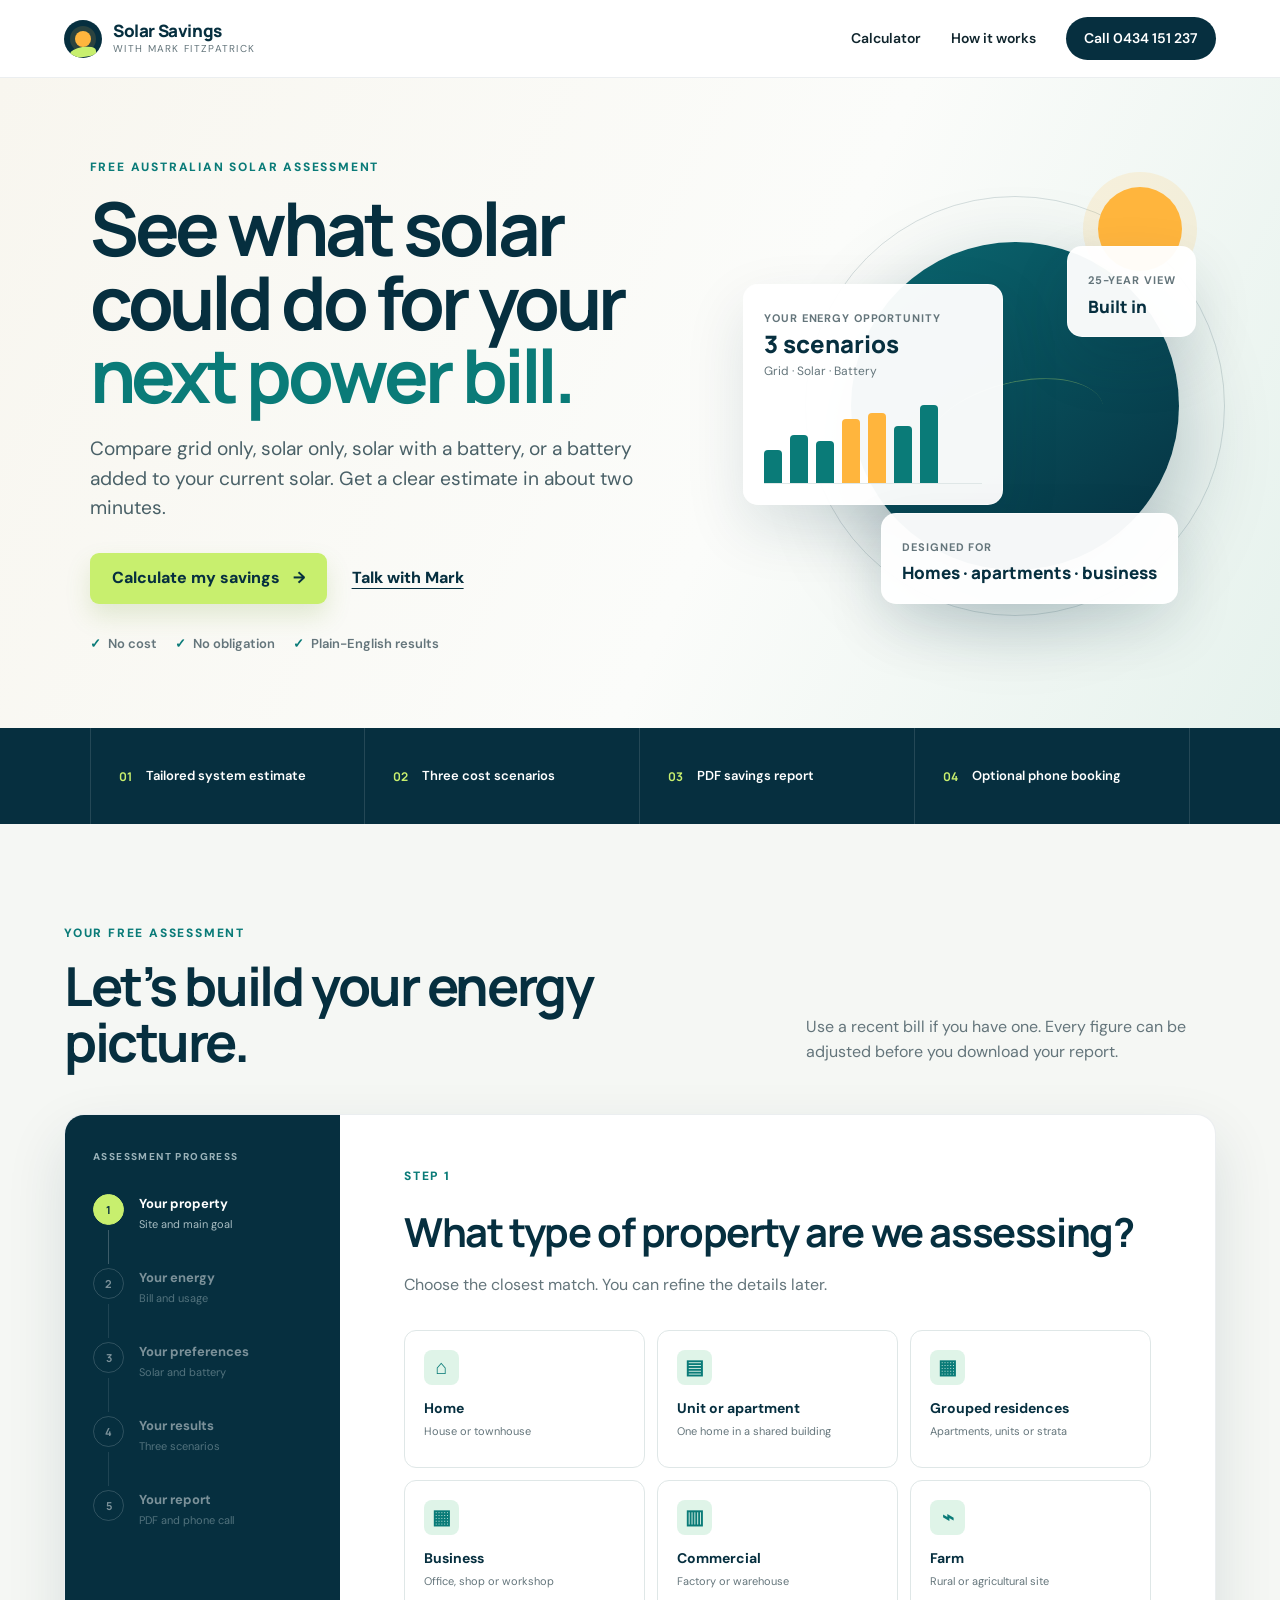
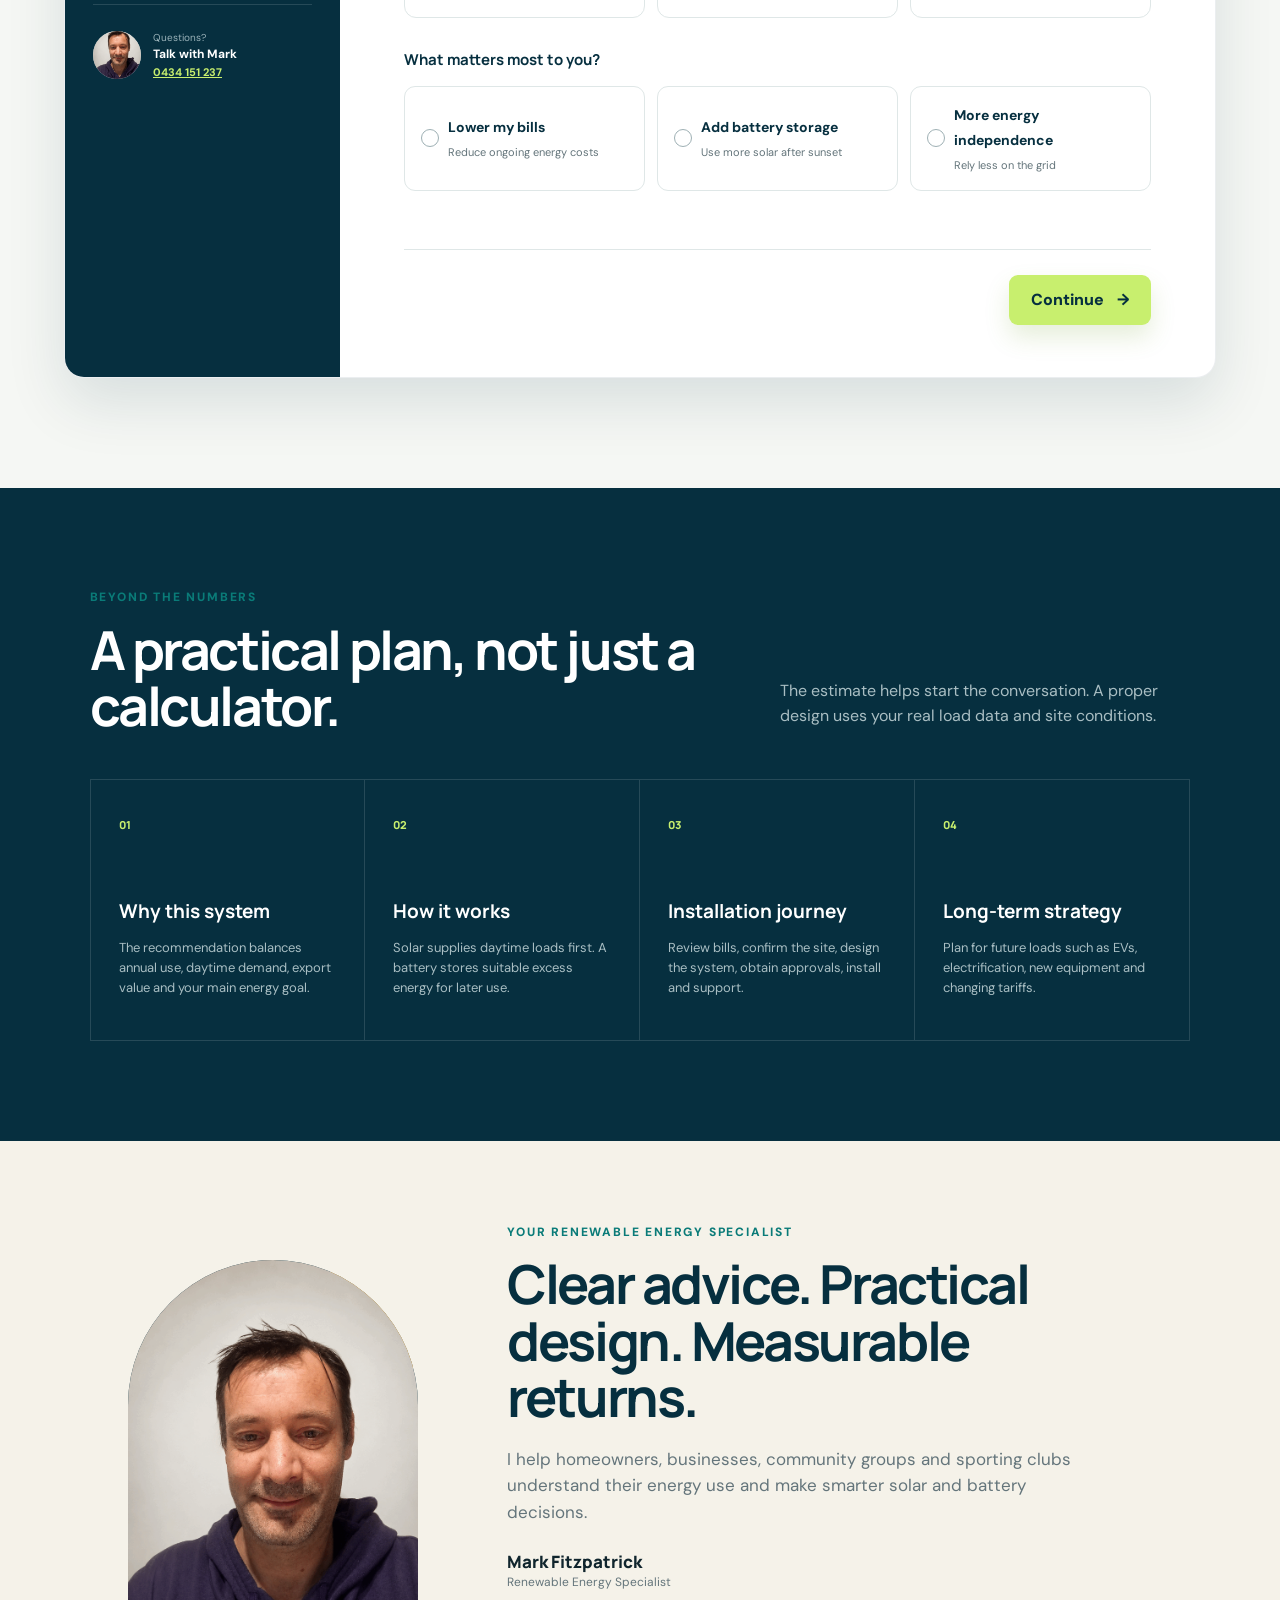
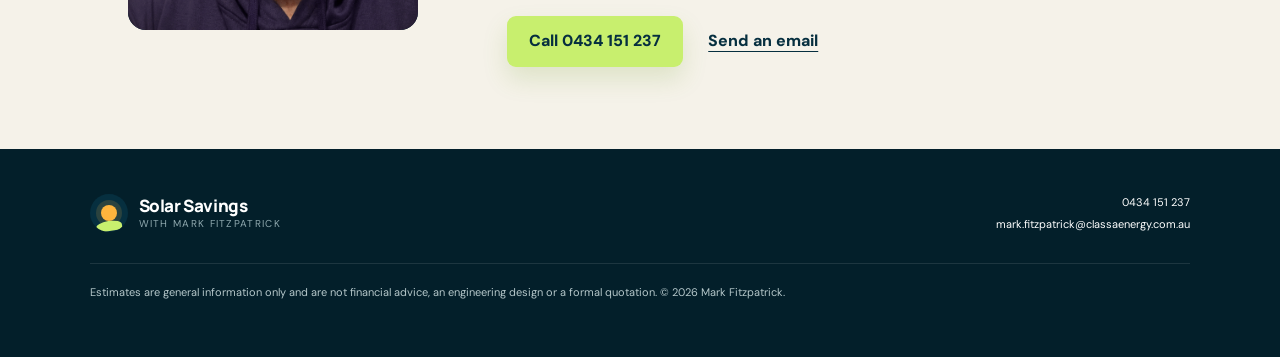
<file: index.html>
<!doctype html>
<html lang="en-AU">
<head>
  <meta charset="utf-8">
  <meta name="viewport" content="width=device-width, initial-scale=1">
  <meta name="description" content="Estimate solar and battery savings for an Australian home, business, commercial property or farm.">
  <meta name="theme-color" content="#062f3f">
  <title>Solar Savings Calculator | Mark Fitzpatrick</title>
  <link rel="stylesheet" href="style.css">
  <script defer src="vendor/chart.umd.min.js"></script>
  <script defer src="vendor/jspdf.umd.min.js"></script>
  <script defer src="app.js"></script>
</head>
<body>
  <header class="site-header">
    <a class="brand" href="#top" aria-label="Solar Savings Calculator home">
      <span class="brand-mark" aria-hidden="true"><span></span></span>
      <span><strong>Solar Savings</strong><small>with Mark Fitzpatrick</small></span>
    </a>
    <nav aria-label="Main navigation">
      <a href="#calculator">Calculator</a>
      <a href="#how-it-works">How it works</a>
      <a class="header-call" href="tel:0434151237">Call 0434 151 237</a>
    </nav>
  </header>

  <main id="top">
    <section class="hero">
      <div class="hero-copy">
        <p class="eyebrow">Free Australian solar assessment</p>
        <h1>See what solar could do for your <em>next power bill.</em></h1>
        <p class="hero-lead">Compare grid only, solar only, solar with a battery, or a battery added to your current solar. Get a clear estimate in about two minutes.</p>
        <div class="hero-actions">
          <a class="button button-primary" href="#calculator">Calculate my savings <span aria-hidden="true">→</span></a>
          <a class="text-link" href="tel:0434151237">Talk with Mark</a>
        </div>
        <ul class="trust-list" aria-label="Calculator benefits">
          <li>No cost</li><li>No obligation</li><li>Plain-English results</li>
        </ul>
      </div>
      <div class="hero-visual" aria-label="Example annual energy savings">
        <div class="sun-orbit"><span></span></div>
        <div class="hero-card hero-card-main">
          <span class="card-label">Your energy opportunity</span>
          <strong>3 scenarios</strong>
          <p>Grid · Solar · Battery</p>
          <div class="mini-bars"><i></i><i></i><i></i><i></i><i></i><i></i><i></i></div>
        </div>
        <div class="hero-card hero-card-small"><span>25-year view</span><strong>Built in</strong></div>
          <div class="hero-card hero-card-saving"><span>Designed for</span><strong>Homes · apartments · business</strong></div>
      </div>
    </section>

    <section class="proof-strip" aria-label="Assessment features">
      <div><strong>01</strong><span>Tailored system estimate</span></div>
      <div><strong>02</strong><span>Three cost scenarios</span></div>
      <div><strong>03</strong><span>PDF savings report</span></div>
      <div><strong>04</strong><span>Optional phone booking</span></div>
    </section>

    <section class="calculator-section" id="calculator">
      <div class="section-heading">
        <div><p class="eyebrow">Your free assessment</p><h2>Let’s build your energy picture.</h2></div>
        <p>Use a recent bill if you have one. Every figure can be adjusted before you download your report.</p>
      </div>

      <div class="calculator-shell">
        <aside class="steps-panel">
          <p class="steps-kicker">Assessment progress</p>
          <ol id="stepIndicator">
            <li class="active" data-step="1"><span>1</span><div><strong>Your property</strong><small>Site and main goal</small></div></li>
            <li data-step="2"><span>2</span><div><strong>Your energy</strong><small>Bill and usage</small></div></li>
            <li data-step="3"><span>3</span><div><strong>Your preferences</strong><small>Solar and battery</small></div></li>
            <li data-step="4"><span>4</span><div><strong>Your results</strong><small>Three scenarios</small></div></li>
            <li data-step="5"><span>5</span><div><strong>Your report</strong><small>PDF and phone call</small></div></li>
          </ol>
          <div class="advisor-mini">
            <img src="mark-photo.png" alt="Mark Fitzpatrick">
            <div><span>Questions?</span><strong>Talk with Mark</strong><a href="tel:0434151237">0434 151 237</a></div>
          </div>
        </aside>

        <div class="wizard-panel">
          <div class="mobile-progress"><span id="mobileStep">Step 1 of 5</span><div><i id="progressBar"></i></div></div>

          <form id="calculatorForm" novalidate>
            <section class="wizard-step active" data-step="1">
              <p class="step-label">Step 1</p>
              <h3>What type of property are we assessing?</h3>
              <p class="step-intro">Choose the closest match. You can refine the details later.</p>
              <div class="option-grid property-grid" role="radiogroup" aria-label="Property type">
                <label class="choice-card"><input type="radio" name="property" value="home"><span class="choice-icon">⌂</span><strong>Home</strong><small>House or townhouse</small></label>
                <label class="choice-card"><input type="radio" name="property" value="apartment"><span class="choice-icon">▤</span><strong>Unit or apartment</strong><small>One home in a shared building</small></label>
                <label class="choice-card"><input type="radio" name="property" value="grouped"><span class="choice-icon">▦</span><strong>Grouped residences</strong><small>Apartments, units or strata</small></label>
                <label class="choice-card"><input type="radio" name="property" value="business"><span class="choice-icon">▦</span><strong>Business</strong><small>Office, shop or workshop</small></label>
                <label class="choice-card"><input type="radio" name="property" value="commercial"><span class="choice-icon">▥</span><strong>Commercial</strong><small>Factory or warehouse</small></label>
                <label class="choice-card"><input type="radio" name="property" value="farm"><span class="choice-icon">⌁</span><strong>Farm</strong><small>Rural or agricultural site</small></label>
              </div>
              <h4>What matters most to you?</h4>
              <div class="option-grid goal-grid" role="radiogroup" aria-label="Main energy goal">
                <label class="choice-line"><input type="radio" name="goal" value="bills"><span><strong>Lower my bills</strong><small>Reduce ongoing energy costs</small></span></label>
                <label class="choice-line"><input type="radio" name="goal" value="battery"><span><strong>Add battery storage</strong><small>Use more solar after sunset</small></span></label>
                <label class="choice-line"><input type="radio" name="goal" value="independence"><span><strong>More energy independence</strong><small>Rely less on the grid</small></span></label>
              </div>
              <p class="form-error" id="step1Error" role="alert"></p>
              <div class="wizard-actions end"><button class="button button-primary" type="button" data-next="2">Continue <span>→</span></button></div>
            </section>

            <section class="wizard-step" data-step="2">
              <p class="step-label">Step 2</p>
              <h3>Tell us about your electricity use.</h3>
              <p class="step-intro">An estimate is fine. A current bill will give the most useful result.</p>
              <div class="field-grid">
                <label class="field"><span>Electricity bill</span><div class="money-input"><b>$</b><input id="billAmount" type="number" inputmode="decimal" min="1" step="1" placeholder="650" required></div></label>
                <label class="field"><span>Bill frequency</span><select id="billFrequency"><option value="monthly">Per month</option><option value="quarterly" selected>Per quarter</option><option value="annual">Per year</option></select></label>
                <label class="field"><span>Property postcode</span><input id="postcode" type="text" inputmode="numeric" pattern="[0-9]{4}" maxlength="4" placeholder="3000" required></label>
                <label class="field"><span>Power used during daylight</span><select id="dayUse"><option value="30">About 30%</option><option value="45">About 45%</option><option value="60" selected>About 60%</option><option value="75">About 75%</option><option value="90">About 90%</option></select></label>
                <label class="field field-full"><span>Energy used on this bill (kWh) <em>Optional</em></span><input id="billUsageKwh" type="number" inputmode="decimal" min="1" step="1" placeholder="Shown on most energy bills"></label>
              </div>
              <div class="range-card">
                <div><strong>Why add the kWh figure?</strong><p>It gives a better usage estimate than cost alone. Homes are often 30–45% daytime use. Busy workplaces are often 60–90%.</p></div>
              </div>
              <p class="form-error" id="step2Error" role="alert"></p>
              <div class="wizard-actions"><button class="button button-quiet" type="button" data-back="1">Back</button><button class="button button-primary" type="button" data-next="3">Continue <span>→</span></button></div>
            </section>

            <section class="wizard-step" data-step="3">
              <p class="step-label">Step 3</p>
              <h3>Shape the system around your needs.</h3>
              <p class="step-intro">These choices change the solar and battery recommendation.</p>
              <h4>What would you like to assess?</h4>
              <div class="option-grid plan-grid" role="radiogroup" aria-label="System plan">
                <label class="choice-line"><input type="radio" name="systemPlan" value="compare" checked><span><strong>Compare all options</strong><small>Grid, solar and solar with a battery</small></span></label>
                <label class="choice-line"><input type="radio" name="systemPlan" value="solar"><span><strong>New solar only</strong><small>Focus on a solar system without a battery</small></span></label>
                <label class="choice-line"><input type="radio" name="systemPlan" value="solar_battery"><span><strong>New solar + battery</strong><small>Size both systems together</small></span></label>
                <label class="choice-line"><input type="radio" name="systemPlan" value="battery_only"><span><strong>Add a battery only</strong><small>Keep and use your current solar system</small></span></label>
              </div>
              <h4>Do you already have solar?</h4>
              <div class="segmented" role="radiogroup" aria-label="Existing solar">
                <label><input type="radio" name="existingSolar" value="no" checked><span>No</span></label>
                <label><input type="radio" name="existingSolar" value="yes"><span>Yes</span></label>
                <label><input type="radio" name="existingSolar" value="unsure"><span>Not sure</span></label>
              </div>
              <label class="field existing-size hidden" id="existingSizeWrap"><span>Current solar system size (kW)</span><input id="existingSize" type="number" min="1" max="1000" step="0.1" placeholder="6.6"><small>This size sets the safe battery range for a battery-only result.</small></label>
              <h4>How interested are you in a battery?</h4>
              <div class="option-grid battery-grid" role="radiogroup" aria-label="Battery interest">
                <label class="choice-line"><input type="radio" name="battery" value="yes"><span><strong>Yes</strong><small>Include a battery recommendation</small></span></label>
                <label class="choice-line"><input type="radio" name="battery" value="maybe" checked><span><strong>Show me</strong><small>Compare solar with and without one</small></span></label>
                <label class="choice-line"><input type="radio" name="battery" value="no"><span><strong>Solar only</strong><small>Still show the battery comparison</small></span></label>
              </div>
              <details class="assumptions">
                <summary>Adjust calculator assumptions</summary>
                <div class="field-grid assumptions-grid">
                  <label class="field"><span>Usage tariff ($/kWh)</span><input id="usageRate" type="number" min="0.05" max="1.5" step="0.01" value="0.35"></label>
                  <label class="field"><span>Feed-in tariff ($/kWh)</span><input id="feedInRate" type="number" min="0" max="0.5" step="0.001" value="0.05"></label>
                  <label class="field"><span>Daily supply charge ($)</span><input id="supplyCharge" type="number" min="0" max="20" step="0.1" value="1.20"></label>
                  <label class="field"><span>Solar yield (kWh/kW/day)</span><input id="solarYield" type="number" min="2" max="7" step="0.1" value="4.0"></label>
                  <label class="field"><span>Annual price rise</span><div class="suffix-input"><input id="priceRise" type="number" min="0" max="12" step="0.1" value="2.5"><b>%</b></div></label>
                </div>
              </details>
              <p class="form-error" id="step3Error" role="alert"></p>
              <div class="wizard-actions"><button class="button button-quiet" type="button" data-back="2">Back</button><button class="button button-primary" id="calculateButton" type="button">Calculate my savings <span>→</span></button></div>
            </section>

            <section class="wizard-step results-step" data-step="4">
              <div class="results-title-row"><div><p class="step-label">Your initial estimate</p><h3>Your solar opportunity.</h3></div><button class="button button-quiet edit-button" type="button" data-back="3">Edit inputs</button></div>
              <div class="recommendation-banner"><div><span>Recommended starting point</span><strong id="recommendedSystem">—</strong><p id="recommendationReason">—</p></div><div class="recommendation-battery"><span id="batteryRecommendationLabel">Battery size</span><strong id="recommendedBattery">—</strong><small id="batterySizingNote">—</small></div></div>
              <div class="energy-flow" aria-label="Simple energy flow"><div><span class="flow-icon sun-icon">☀</span><strong>Solar</strong><small id="flowSolar">Makes power</small></div><i>→</i><div><span class="flow-icon home-icon">⌂</span><strong>Your property</strong><small>Uses solar first</small></div><i>→</i><div><span class="flow-icon battery-icon">▣</span><strong>Battery</strong><small id="flowBattery">Stores extra solar</small></div><i>→</i><div><span class="flow-icon grid-icon">⌁</span><strong>Grid</strong><small>Fills the gap</small></div></div>
              <div class="kpi-grid">
                <article><span>Estimated annual savings</span><strong id="annualSavings">—</strong><small id="primaryScenarioLabel">Solar + battery</small></article>
                <article><span>Estimated payback</span><strong id="paybackPeriod">—</strong><small id="paybackScenarioLabel">Solar + battery</small></article>
                <article><span>10-year net benefit</span><strong id="tenYearBenefit">—</strong><small>After estimated system cost</small></article>
                <article><span>25-year net benefit</span><strong id="twentyFiveYearBenefit">—</strong><small>After estimated system cost</small></article>
              </div>

              <div class="scenario-block">
                <div class="block-heading"><div><span>Scenario comparison</span><h4>Three paths. One clear view.</h4></div><p>Costs include the selected supply charge and projected energy price rises.</p></div>
                <div class="scenario-visuals">
                  <article class="scenario-visual grid-visual"><div><span>Grid only</span><strong id="gridVisualCost">—</strong><small>current annual bill</small></div><i style="--saving:100%"></i></article>
                  <article class="scenario-visual solar-visual"><div><span id="solarVisualLabel">Solar only</span><strong id="solarVisualSaving">—</strong><small id="solarVisualRate">annual saving</small></div><i id="solarSavingBar"></i></article>
                  <article class="scenario-visual battery-visual"><b>Best bill reduction</b><div><span id="batteryVisualLabel">Solar + battery</span><strong id="batteryVisualSaving">—</strong><small id="batteryVisualRate">annual saving</small></div><i id="batterySavingBar"></i></article>
                </div>
                <div class="table-wrap"><table>
                  <thead><tr><th>Scenario</th><th>Year 1 cost</th><th>Annual saving</th><th>10-year net benefit</th><th>25-year net benefit</th><th>Grid imports</th></tr></thead>
                  <tbody>
                    <tr><th><span class="scenario-dot grid-dot"></span>Grid only</th><td id="gridAnnual">—</td><td>—</td><td>—</td><td>—</td><td id="gridImports">—</td></tr>
                    <tr id="solarScenarioRow"><th><span class="scenario-dot solar-dot"></span><span id="solarScenarioName">Solar only</span><span class="recommended-badge hidden" id="solarRecommendationBadge">Recommended</span></th><td id="solarAnnual">—</td><td id="solarAnnualSaving">—</td><td id="solarBenefit10">—</td><td id="solarBenefit25">—</td><td id="solarImports">—</td></tr>
                    <tr class="recommended-row" id="batteryScenarioRow"><th><span class="scenario-dot battery-dot"></span><span id="batteryScenarioName">Solar + battery</span> <b id="batteryRecommendationBadge">Recommended</b></th><td id="batteryAnnual">—</td><td id="batteryAnnualSaving">—</td><td id="batteryBenefit10">—</td><td id="batteryBenefit25">—</td><td id="batteryImports">—</td></tr>
                  </tbody>
                </table></div>
              </div>

              <div class="chart-grid">
                <article class="chart-card chart-feature"><div><span>Your bill, re-shaped</span><h4>Current bill vs estimated savings</h4><p>The coloured section is the bill amount the system could avoid in year one.</p></div><canvas id="billSavingsChart" aria-label="Current annual bill compared with estimated savings and remaining bill"></canvas></article>
                <article class="chart-card"><div><span>Before vs after</span><h4>Annual energy cost</h4></div><canvas id="costChart" aria-label="Annual energy cost comparison"></canvas></article>
                <article class="chart-card"><div><span>Long-term outlook</span><h4>Cumulative net benefit</h4></div><canvas id="savingsChart" aria-label="25-year cumulative net benefit"></canvas></article>
                <article class="chart-card chart-wide"><div><span>How energy is supplied</span><h4>Solar, battery and grid</h4></div><canvas id="energyChart" aria-label="Energy supply mix"></canvas></article>
                <article class="chart-card chart-wide"><div><span>A typical day</span><h4>Battery usage profile</h4></div><canvas id="batteryChart" aria-label="Typical battery usage profile"></canvas></article>
              </div>

              <section class="incentive-section" aria-labelledby="incentiveHeading">
                <div class="block-heading"><div><span>Government support</span><h4 id="incentiveHeading">Federal and state support for your postcode</h4></div><p id="incentiveIntro">Current programs are matched to the postcode and property type. Eligibility and funding still need to be checked.</p></div>
                <div class="incentive-summary"><div><span>Modelled federal discount</span><strong id="modelledIncentives">—</strong><small>Already deducted from the system estimate</small></div><div><span>Estimated system investment</span><strong id="netSystemCost">—</strong><small id="investmentRange">Indicative installed range</small></div></div>
                <div class="incentive-grid" id="incentiveGrid"></div>
              </section>

              <section class="finance-section" aria-labelledby="financeHeading">
                <div class="block-heading"><div><span>Possible finance</span><h4 id="financeHeading">Lowest-cost pathway identified</h4></div><p>Indicative only. Approval, rates, fees, accredited-installer requirements and final provider terms apply.</p></div>
                <div class="finance-card"><div class="finance-brand" id="financeBrand">—</div><div class="finance-primary"><span id="financePathLabel">Possible lowest option</span><strong id="financeMonthly">—</strong><small id="financeTerm">—</small></div><div class="finance-cashflow"><span>Year-one monthly saving</span><strong id="monthlySaving">—</strong><small id="financeDifference">—</small></div></div>
                <p class="finance-disclaimer" id="financeDisclaimer">Finance estimates are general information and not financial advice.</p>
              </section>

              <div class="results-notes"><strong>Planning estimate, not a quote.</strong><p>Returns use the bill details entered, the official solar zone for the postcode, 0.5% annual panel output loss, 90% battery efficiency and a 2.5% default electricity-price rise. The battery is limited by daily solar surplus and evening use. Conditional state support and finance costs are shown separately.</p></div>
              <div class="wizard-actions"><button class="button button-quiet" type="button" id="printSummary">Print summary</button><button class="button button-primary" type="button" data-next="5">Get my PDF report <span>→</span></button></div>
            </section>

            <section class="wizard-step report-step" data-step="5">
              <p class="step-label">Your personalised report</p>
              <h3>Where should we send your results?</h3>
              <p class="step-intro">Enter your details to download the report. You can also request a telephone appointment with Mark.</p>
              <div id="leadFormFields">
                <div class="field-grid">
                  <label class="field"><span>Name</span><input id="leadName" autocomplete="name" required placeholder="Your name"></label>
                  <label class="field"><span>Mobile</span><input id="leadPhone" type="tel" autocomplete="tel" required placeholder="04xx xxx xxx"></label>
                  <label class="field field-full"><span>Email</span><input id="leadEmail" type="email" autocomplete="email" required placeholder="you@example.com"></label>
                </div>
                <label class="booking-toggle"><input id="bookCall" type="checkbox"><span><strong>Request a 30-minute telephone conversation</strong><small>Select a preferred weekday and time. Mark will confirm the appointment.</small></span></label>
                <div class="booking-fields hidden" id="bookingFields">
                  <div class="booking-heading"><span class="calendar-icon" aria-hidden="true">▦</span><div><strong>Choose your preferred time</strong><small>Times shown in Melbourne/Sydney time.</small></div></div>
                  <div class="field-grid">
                    <label class="field"><span>Preferred date</span><input id="appointmentDate" type="date"></label>
                    <label class="field"><span>Preferred time</span><select id="appointmentTime"><option value="">Select a time</option><option>08:30</option><option>09:00</option><option>09:30</option><option>10:00</option><option>10:30</option><option>11:00</option><option>11:30</option><option>12:00</option><option>12:30</option><option>13:00</option><option>13:30</option><option>14:00</option><option>14:30</option><option>15:00</option><option>15:30</option><option>16:00</option><option>16:30</option><option>17:00</option></select></label>
                  </div>
                  <label class="bill-upload"><input id="billFile" type="file" accept="application/pdf,image/jpeg,image/png"><span class="upload-icon" aria-hidden="true">↑</span><span><strong>Upload a recent energy bill <em>Optional</em></strong><small>PDF, JPG or PNG · maximum 10 MB</small></span></label>
                  <p class="bill-why"><strong>Why we use this:</strong> a recent bill shows your actual tariff, usage and seasonal pattern, helping Mark prepare a more accurate recommendation before your call.</p>
                  <p class="booking-note">Saving the request opens a Google Calendar event with Mark invited. The time is subject to confirmation.</p>
                </div>
                <label class="consent"><input id="consent" type="checkbox" required><span>I agree that Mark Fitzpatrick may contact me about this assessment and requested appointment. My details will be used only for this enquiry. <a href="privacy.html" target="_blank" rel="noopener">Privacy notice</a>.</span></label>
                <p class="form-error" id="leadError" role="alert"></p>
                <div class="wizard-actions"><button class="button button-quiet" type="button" data-back="4">Back</button><button class="button button-primary" id="submitLead" type="button">Download my report <span>↓</span></button></div>
              </div>
              <div class="success-panel hidden" id="successPanel" tabindex="-1">
                <span class="success-mark">✓</span><h4>Your report is ready.</h4><p id="successMessage">Thanks. Your details have been received.</p>
                <div class="success-actions"><a class="button button-primary" id="downloadAgain" href="#" download>Download report</a><a class="button button-calendar hidden" id="calendarLink" target="_blank" rel="noopener">Open Google Calendar</a></div>
                <button class="text-link restart-link" id="restartCalculator" type="button">Start a new assessment</button>
              </div>
            </section>
          </form>
        </div>
      </div>
    </section>

    <section class="strategy-section" id="how-it-works">
      <div class="section-heading light"><div><p class="eyebrow">Beyond the numbers</p><h2>A practical plan, not just a calculator.</h2></div><p>The estimate helps start the conversation. A proper design uses your real load data and site conditions.</p></div>
      <div class="strategy-grid">
        <article><span>01</span><h3>Why this system</h3><p>The recommendation balances annual use, daytime demand, export value and your main energy goal.</p></article>
        <article><span>02</span><h3>How it works</h3><p>Solar supplies daytime loads first. A battery stores suitable excess energy for later use.</p></article>
        <article><span>03</span><h3>Installation journey</h3><p>Review bills, confirm the site, design the system, obtain approvals, install and support.</p></article>
        <article><span>04</span><h3>Long-term strategy</h3><p>Plan for future loads such as EVs, electrification, new equipment and changing tariffs.</p></article>
      </div>
    </section>

    <section class="advisor-section" id="contact">
      <div class="advisor-photo-wrap"><div class="advisor-sun"></div><img src="mark-photo.png" alt="Mark Fitzpatrick, Renewable Energy Specialist"></div>
      <div class="advisor-copy"><p class="eyebrow">Your renewable energy specialist</p><h2>Clear advice. Practical design. Measurable returns.</h2><p>I help homeowners, businesses, community groups and sporting clubs understand their energy use and make smarter solar and battery decisions.</p><div class="advisor-name"><strong>Mark Fitzpatrick</strong><span>Renewable Energy Specialist</span></div><div class="hero-actions"><a class="button button-primary" href="tel:0434151237">Call 0434 151 237</a><a class="text-link" href="mailto:mark.fitzpatrick@classaenergy.com.au">Send an email</a></div></div>
    </section>
  </main>

  <footer><div class="brand footer-brand"><span class="brand-mark" aria-hidden="true"><span></span></span><span><strong>Solar Savings</strong><small>with Mark Fitzpatrick</small></span></div><div><a href="tel:0434151237">0434 151 237</a><a href="mailto:mark.fitzpatrick@classaenergy.com.au">mark.fitzpatrick@classaenergy.com.au</a></div><p>Estimates are general information only and are not financial advice, an engineering design or a formal quotation. © <span id="year"></span> Mark Fitzpatrick.</p></footer>
</body>
</html>
</file>
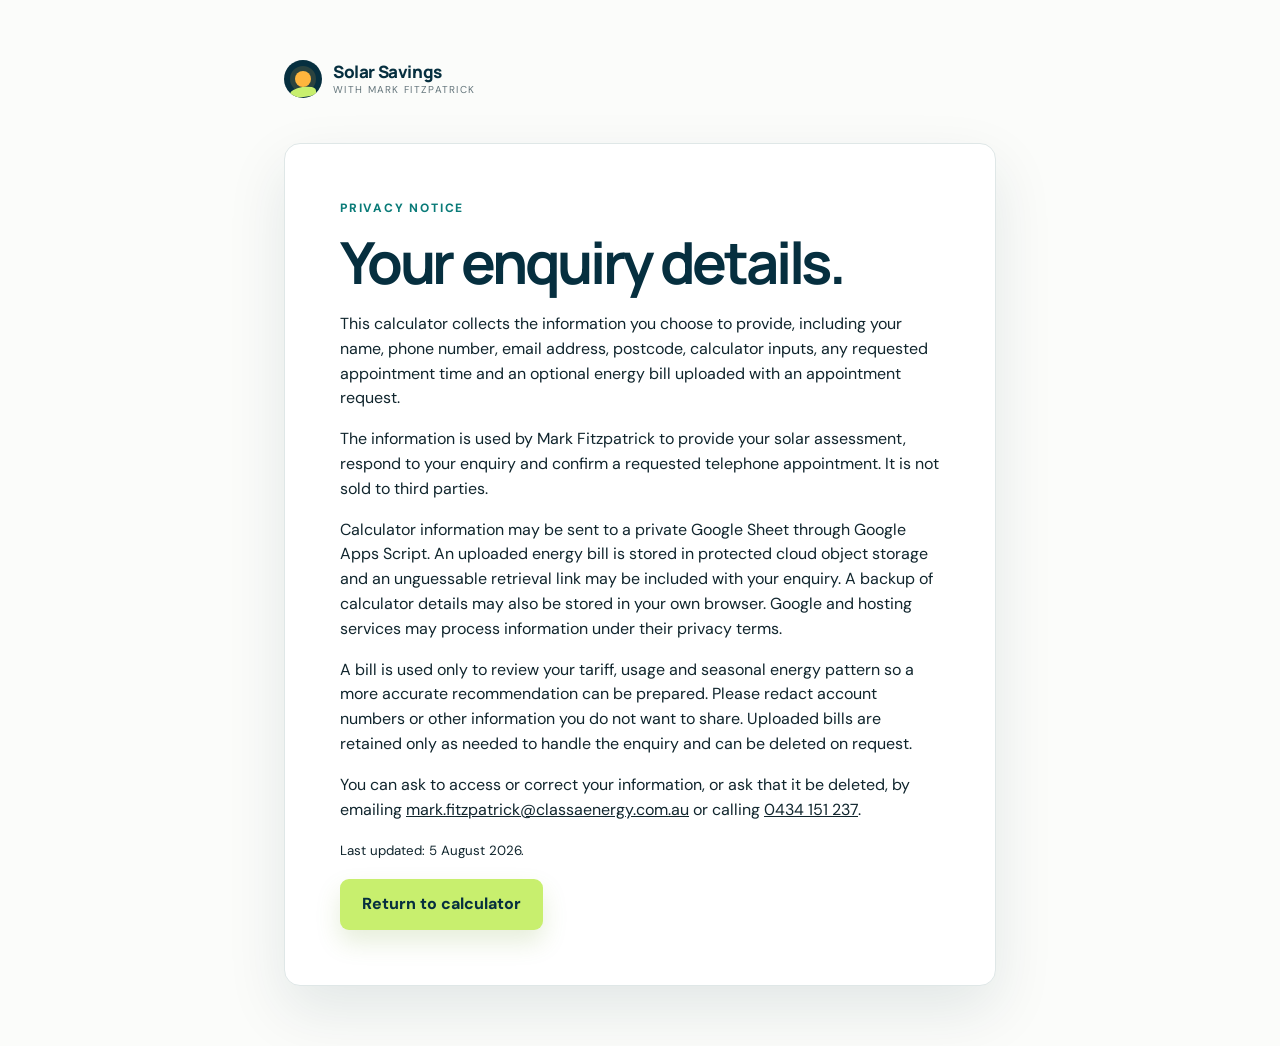
<file: privacy.html>
<!doctype html>
<html lang="en-AU">
<head>
  <meta charset="utf-8">
  <meta name="viewport" content="width=device-width, initial-scale=1">
  <title>Privacy Notice | Solar Savings Calculator</title>
  <link rel="stylesheet" href="style.css">
</head>
<body>
  <main style="max-width:760px;margin:0 auto;padding:60px 24px">
    <a class="brand" href="index.html"><span class="brand-mark" aria-hidden="true"><span></span></span><span><strong>Solar Savings</strong><small>with Mark Fitzpatrick</small></span></a>
    <article style="margin-top:45px;padding:clamp(24px,6vw,55px);background:#fff;border:1px solid #dfe7e7;border-radius:16px;box-shadow:0 24px 60px rgba(6,47,63,.1)">
      <p class="eyebrow">Privacy notice</p>
      <h1 style="font-size:clamp(38px,7vw,58px)">Your enquiry details.</h1>
      <p>This calculator collects the information you choose to provide, including your name, phone number, email address, postcode, calculator inputs, any requested appointment time and an optional energy bill uploaded with an appointment request.</p>
      <p>The information is used by Mark Fitzpatrick to provide your solar assessment, respond to your enquiry and confirm a requested telephone appointment. It is not sold to third parties.</p>
      <p>Calculator information may be sent to a private Google Sheet through Google Apps Script. An uploaded energy bill is stored in protected cloud object storage and an unguessable retrieval link may be included with your enquiry. A backup of calculator details may also be stored in your own browser. Google and hosting services may process information under their privacy terms.</p>
      <p>A bill is used only to review your tariff, usage and seasonal energy pattern so a more accurate recommendation can be prepared. Please redact account numbers or other information you do not want to share. Uploaded bills are retained only as needed to handle the enquiry and can be deleted on request.</p>
      <p>You can ask to access or correct your information, or ask that it be deleted, by emailing <a href="mailto:mark.fitzpatrick@classaenergy.com.au">mark.fitzpatrick@classaenergy.com.au</a> or calling <a href="tel:0434151237">0434 151 237</a>.</p>
      <p><small>Last updated: 5 August 2026.</small></p>
      <a class="button button-primary" href="index.html#calculator">Return to calculator</a>
    </article>
  </main>
</body>
</html>
</file>
<file: style.css>
@import url('https://fonts.googleapis.com/css2?family=DM+Sans:wght@400;500;600;700&family=Manrope:wght@500;600;700;800&display=swap');

:root {
  --ink: #10252d;
  --muted: #64757b;
  --navy: #062f3f;
  --navy-2: #0a4051;
  --teal: #0a7b78;
  --grid: #c53d4a;
  --grid-soft: #fdecee;
  --battery: #178a5b;
  --battery-soft: #e8f6ee;
  --mint: #dff4e8;
  --lime: #c8ef6e;
  --solar: #ffb53d;
  --cream: #f5f2e9;
  --paper: #fff;
  --line: #dfe7e7;
  --soft: #f3f7f6;
  --danger: #b42318;
  --shadow: 0 24px 60px rgba(6, 47, 63, .12);
}

* { box-sizing: border-box; }
html { scroll-behavior: smooth; }
body { margin: 0; color: var(--ink); background: #fbfcfa; font-family: "DM Sans", Arial, sans-serif; line-height: 1.55; }
button, input, select { font: inherit; }
button, a { -webkit-tap-highlight-color: transparent; }
a { color: inherit; }

.site-header { height: 78px; padding: 0 clamp(20px, 5vw, 72px); display: flex; align-items: center; justify-content: space-between; background: rgba(255,255,255,.95); border-bottom: 1px solid rgba(6,47,63,.08); position: sticky; top: 0; z-index: 50; backdrop-filter: blur(14px); }
.brand { display: inline-flex; align-items: center; gap: 11px; text-decoration: none; color: var(--navy); }
.brand > span:last-child { display: flex; flex-direction: column; line-height: 1.08; }
.brand strong { font: 800 17px/1 "Manrope", sans-serif; letter-spacing: -.4px; }
.brand small { margin-top: 5px; font-size: 10px; color: var(--muted); text-transform: uppercase; letter-spacing: .13em; }
.brand-mark { width: 38px; height: 38px; display: grid; place-items: center; border-radius: 50%; background: var(--navy); position: relative; overflow: hidden; }
.brand-mark::before { content: ""; width: 16px; height: 16px; border-radius: 50%; background: var(--solar); box-shadow: 0 0 0 5px rgba(255,181,61,.15); }
.brand-mark span { position: absolute; width: 26px; height: 10px; background: var(--lime); bottom: 1px; transform: rotate(-9deg); border-radius: 50% 50% 0 0; }
.site-header nav { display: flex; align-items: center; gap: 30px; }
.site-header nav a { font-size: 14px; font-weight: 600; text-decoration: none; }
.site-header nav a:not(.header-call):hover { color: var(--teal); }
.header-call { padding: 11px 18px; border-radius: 999px; color: white; background: var(--navy); }

.hero { min-height: 650px; padding: 76px clamp(24px, 7vw, 110px) 70px; display: grid; grid-template-columns: minmax(0, 1.08fr) minmax(400px, .92fr); align-items: center; gap: 7vw; overflow: hidden; background: linear-gradient(115deg, #f8f6ef 0%, #fbfcfa 58%, #e6f2ed 100%); }
.hero-copy { max-width: 720px; position: relative; z-index: 2; }
.eyebrow, .step-label { margin: 0 0 15px; color: var(--teal); font-size: 12px; font-weight: 800; text-transform: uppercase; letter-spacing: .15em; }
h1, h2, h3, h4, p { margin-top: 0; }
h1, h2, h3, h4 { font-family: "Manrope", sans-serif; }
h1 { margin-bottom: 22px; color: var(--navy); font-size: clamp(46px, 5.8vw, 78px); line-height: .99; letter-spacing: -.055em; }
h1 em { color: var(--teal); font-style: normal; }
.hero-lead { max-width: 620px; margin-bottom: 30px; color: #496067; font-size: clamp(17px, 1.5vw, 20px); }
.hero-actions { display: flex; align-items: center; gap: 25px; flex-wrap: wrap; }
.button { min-height: 50px; padding: 13px 22px; border: 0; border-radius: 9px; display: inline-flex; align-items: center; justify-content: center; gap: 13px; cursor: pointer; text-decoration: none; font-weight: 800; transition: transform .2s ease, box-shadow .2s ease, background .2s ease; }
.button:hover { transform: translateY(-2px); }
.button-primary { color: var(--navy); background: var(--lime); box-shadow: 0 12px 25px rgba(109,155,36,.17); }
.button-primary:hover { background: #d3f587; box-shadow: 0 15px 30px rgba(109,155,36,.24); }
.button-quiet { color: var(--navy); background: white; border: 1px solid var(--line); box-shadow: none; }
.button-calendar { color: white; background: #3976d1; }
.text-link { padding: 0; border: 0; background: none; color: var(--navy); font-weight: 800; text-underline-offset: 5px; cursor: pointer; }
.trust-list { padding: 0; margin: 30px 0 0; display: flex; flex-wrap: wrap; gap: 18px; list-style: none; color: var(--muted); font-size: 13px; font-weight: 600; }
.trust-list li::before { content: "✓"; margin-right: 7px; color: var(--teal); font-weight: 900; }

.hero-visual { min-height: 490px; position: relative; }
.sun-orbit { width: 420px; height: 420px; border-radius: 50%; position: absolute; top: 35px; right: -35px; border: 1px solid rgba(6,47,63,.15); }
.sun-orbit::before, .sun-orbit::after { content: ""; position: absolute; border-radius: 50%; }
.sun-orbit::before { inset: 45px; background: linear-gradient(145deg, #0a6871, #062f3f); box-shadow: 0 35px 90px rgba(6,47,63,.28); }
.sun-orbit::after { width: 84px; height: 84px; right: 42px; top: -10px; background: var(--solar); box-shadow: 0 0 0 15px rgba(255,181,61,.14); }
.sun-orbit span { width: 180px; height: 90px; position: absolute; z-index: 1; left: 120px; top: 185px; border: solid rgba(200,239,110,.32); border-width: 1px 0 0; border-radius: 50%; transform: rotate(-14deg); }
.hero-card { position: absolute; z-index: 3; padding: 20px; border-radius: 15px; background: rgba(255,255,255,.96); box-shadow: var(--shadow); border: 1px solid rgba(255,255,255,.6); }
.hero-card span { color: var(--muted); font-size: 11px; font-weight: 700; text-transform: uppercase; letter-spacing: .08em; }
.hero-card strong { display: block; color: var(--navy); font: 800 24px/1.15 "Manrope", sans-serif; }
.hero-card p { margin: 5px 0 15px; color: var(--muted); font-size: 12px; }
.hero-card-main { width: 260px; left: 18px; top: 123px; }
.hero-card-small { right: -6px; top: 85px; }
.hero-card-small strong, .hero-card-saving strong { margin-top: 5px; font-size: 17px; }
.hero-card-saving { right: 12px; bottom: 47px; }
.mini-bars { height: 88px; display: flex; gap: 8px; align-items: end; border-bottom: 1px solid var(--line); }
.mini-bars i { width: 18px; border-radius: 4px 4px 0 0; background: var(--teal); }
.mini-bars i:nth-child(1) { height: 38%; }.mini-bars i:nth-child(2) { height: 55%; }.mini-bars i:nth-child(3) { height: 48%; }.mini-bars i:nth-child(4) { height: 73%; background: var(--solar); }.mini-bars i:nth-child(5) { height: 80%; background: var(--solar); }.mini-bars i:nth-child(6) { height: 66%; }.mini-bars i:nth-child(7) { height: 90%; }

.proof-strip { padding: 0 clamp(24px, 7vw, 110px); display: grid; grid-template-columns: repeat(4, 1fr); background: var(--navy); color: white; }
.proof-strip div { min-height: 96px; padding: 20px 28px; display: flex; align-items: center; gap: 14px; border-right: 1px solid rgba(255,255,255,.12); }
.proof-strip div:first-child { border-left: 1px solid rgba(255,255,255,.12); }
.proof-strip strong { color: var(--lime); font: 700 12px "Manrope", sans-serif; }
.proof-strip span { font-size: 13px; font-weight: 600; }

.calculator-section { padding: 100px clamp(20px, 5vw, 80px) 110px; background: #f5f7f4; }
.section-heading { max-width: 1240px; margin: 0 auto 45px; display: flex; justify-content: space-between; gap: 50px; align-items: end; }
.section-heading h2 { max-width: 670px; margin: 0; color: var(--navy); font-size: clamp(35px, 4.2vw, 56px); line-height: 1.04; letter-spacing: -.045em; }
.section-heading > p { max-width: 410px; margin: 0 0 5px; color: var(--muted); }
.calculator-shell { max-width: 1240px; min-height: 650px; margin: auto; display: grid; grid-template-columns: 275px 1fr; background: white; border-radius: 20px; overflow: hidden; box-shadow: var(--shadow); border: 1px solid rgba(6,47,63,.08); }
.steps-panel { padding: 34px 28px; background: var(--navy); color: white; }
.steps-kicker { margin-bottom: 29px; color: #9ab2b9; font-size: 10px; font-weight: 800; text-transform: uppercase; letter-spacing: .14em; }
.steps-panel ol { padding: 0; margin: 0; list-style: none; }
.steps-panel li { min-height: 74px; display: flex; gap: 15px; position: relative; opacity: .47; }
.steps-panel li:not(:last-child)::after { content: ""; width: 1px; height: 34px; position: absolute; left: 15px; top: 36px; background: rgba(255,255,255,.22); }
.steps-panel li span { width: 31px; height: 31px; flex: 0 0 auto; border: 1px solid rgba(255,255,255,.35); border-radius: 50%; display: grid; place-items: center; font: 700 11px "Manrope", sans-serif; }
.steps-panel li div { display: flex; flex-direction: column; }
.steps-panel li strong { font-size: 13px; }
.steps-panel li small { margin-top: 2px; color: #a8bdc2; font-size: 11px; }
.steps-panel li.active, .steps-panel li.complete { opacity: 1; }
.steps-panel li.active span { border-color: var(--lime); color: var(--navy); background: var(--lime); }
.steps-panel li.complete span { color: var(--lime); border-color: var(--lime); }
.advisor-mini { margin-top: 40px; padding-top: 25px; border-top: 1px solid rgba(255,255,255,.13); display: flex; align-items: center; gap: 12px; }
.advisor-mini img { width: 48px; height: 48px; object-fit: cover; object-position: 50% 100%; border-radius: 50%; background: #c9d8d8; }
.advisor-mini div { display: flex; flex-direction: column; }
.advisor-mini span { color: #9ab2b9; font-size: 10px; }.advisor-mini strong { font-size: 12px; }.advisor-mini a { color: var(--lime); font-size: 11px; font-weight: 700; }
.wizard-panel { min-width: 0; }
.mobile-progress { display: none; }
.wizard-step { min-height: 650px; padding: 52px clamp(30px, 5vw, 66px); display: none; animation: reveal .35s ease; }
.wizard-step.active { display: block; }
@keyframes reveal { from { opacity: 0; transform: translateY(8px); } to { opacity: 1; transform: none; } }
.wizard-step > h3, .results-title-row h3 { margin-bottom: 10px; color: var(--navy); font-size: clamp(28px, 3.2vw, 40px); letter-spacing: -.035em; }
.step-intro { max-width: 670px; margin-bottom: 32px; color: var(--muted); }
.wizard-step h4 { margin: 30px 0 15px; font-size: 15px; color: var(--navy); }
.option-grid { display: grid; gap: 12px; }
.property-grid { grid-template-columns: repeat(3, 1fr); }
.goal-grid, .battery-grid { grid-template-columns: repeat(3, 1fr); }
.plan-grid { grid-template-columns: repeat(2, 1fr); }
.choice-card, .choice-line { position: relative; cursor: pointer; }
.choice-card input, .choice-line input, .segmented input { position: absolute; opacity: 0; pointer-events: none; }
.choice-card { min-height: 138px; padding: 19px; display: flex; flex-direction: column; border: 1px solid var(--line); border-radius: 12px; background: white; transition: .18s ease; }
.choice-card:hover, .choice-line:hover { border-color: #8eb7b4; transform: translateY(-2px); }
.choice-card:has(input:checked), .choice-line:has(input:checked) { border-color: var(--teal); background: #eff9f6; box-shadow: inset 0 0 0 1px var(--teal); }
.choice-icon { width: 35px; height: 35px; margin-bottom: 13px; border-radius: 8px; display: grid; place-items: center; color: var(--teal); background: var(--mint); font-size: 20px; font-weight: 800; }
.choice-card strong, .choice-line strong { color: var(--navy); font-size: 14px; }
.choice-card small, .choice-line small { margin-top: 4px; display: block; color: var(--muted); font-size: 11px; }
.choice-line { min-height: 82px; padding: 16px 17px 16px 43px; display: flex; align-items: center; border: 1px solid var(--line); border-radius: 11px; }
.choice-line::before { content: ""; width: 16px; height: 16px; position: absolute; left: 16px; border: 1.5px solid #9eb0b4; border-radius: 50%; background: white; }
.choice-line:has(input:checked)::before { border: 5px solid var(--teal); }
.field-grid { display: grid; grid-template-columns: repeat(2, 1fr); gap: 19px; }
.field { display: flex; flex-direction: column; gap: 8px; color: var(--navy); font-size: 12px; font-weight: 700; }
.field > span em { color: var(--muted); font-size: 9px; font-style: normal; font-weight: 700; text-transform: uppercase; letter-spacing: .06em; }
.field > small { color: var(--muted); font-size: 10px; font-weight: 500; }
.field-full { grid-column: 1 / -1; }
.field input, .field select { width: 100%; height: 52px; padding: 0 15px; border: 1px solid #ccd9da; border-radius: 9px; color: var(--ink); background: white; outline: none; }
.field input:focus, .field select:focus { border-color: var(--teal); box-shadow: 0 0 0 3px rgba(10,123,120,.11); }
.money-input, .suffix-input { position: relative; }
.money-input b, .suffix-input b { position: absolute; top: 50%; transform: translateY(-50%); color: var(--muted); }
.money-input b { left: 15px; }.money-input input { padding-left: 33px; }.suffix-input b { right: 15px; }.suffix-input input { padding-right: 35px; }
.range-card { margin-top: 21px; padding: 18px; display: flex; border-radius: 10px; background: var(--soft); border-left: 3px solid var(--teal); }
.range-card strong { font-size: 13px; }.range-card p { margin: 3px 0 0; color: var(--muted); font-size: 12px; }
.segmented { max-width: 460px; padding: 4px; display: grid; grid-template-columns: repeat(3, 1fr); border-radius: 10px; background: var(--soft); }
.segmented label { position: relative; cursor: pointer; }
.segmented span { min-height: 41px; display: grid; place-items: center; border-radius: 7px; color: var(--muted); font-size: 12px; font-weight: 700; }
.segmented input:checked + span { color: var(--navy); background: white; box-shadow: 0 3px 9px rgba(6,47,63,.1); }
.existing-size { max-width: 300px; margin-top: 17px; }
.assumptions { margin-top: 28px; border: 1px solid var(--line); border-radius: 10px; }
.assumptions summary { padding: 16px 18px; cursor: pointer; color: var(--navy); font-size: 12px; font-weight: 800; }
.assumptions-grid { padding: 0 18px 18px; grid-template-columns: repeat(3, 1fr); }
.wizard-actions { margin-top: 38px; padding-top: 25px; display: flex; justify-content: space-between; border-top: 1px solid var(--line); }
.wizard-actions.end { justify-content: flex-end; }
.form-error { min-height: 20px; margin: 15px 0 -15px; color: var(--danger); font-size: 12px; font-weight: 700; }
.hidden { display: none !important; }

.results-step { padding-left: clamp(24px, 4vw, 45px); padding-right: clamp(24px, 4vw, 45px); }
.results-title-row { display: flex; justify-content: space-between; align-items: start; gap: 20px; }
.edit-button { min-height: 40px; padding: 9px 14px; font-size: 11px; }
.recommendation-banner { margin: 20px 0 18px; padding: 23px 25px; display: flex; justify-content: space-between; align-items: center; gap: 25px; border-radius: 13px; color: white; background: linear-gradient(115deg, var(--navy), var(--navy-2)); }
.recommendation-banner span { color: #a9c3c8; font-size: 10px; font-weight: 800; text-transform: uppercase; letter-spacing: .1em; }
.recommendation-banner strong { display: block; margin-top: 4px; color: var(--lime); font: 800 24px "Manrope", sans-serif; }
.recommendation-banner p { max-width: 600px; margin: 6px 0 0; color: #d1e0e2; font-size: 11px; }
.recommendation-battery { min-width: 170px; padding-left: 24px; border-left: 1px solid rgba(255,255,255,.17); }
.recommendation-battery strong { color: white; font-size: 17px; }
.recommendation-battery small { max-width: 190px; margin-top: 4px; display: block; color: #b9ced2; font-size: 9px; line-height: 1.4; }
.energy-flow { margin: 0 0 18px; padding: 14px 16px; display: grid; grid-template-columns: repeat(7, auto); align-items: center; justify-content: space-between; gap: 9px; border: 1px solid var(--line); border-radius: 12px; background: linear-gradient(90deg, #fff9ed, #f1faf5); }
.energy-flow > div { min-width: 90px; display: grid; grid-template-columns: 34px 1fr; grid-template-rows: auto auto; align-items: center; column-gap: 9px; }
.energy-flow .flow-icon { width: 34px; height: 34px; grid-row: 1 / 3; display: grid; place-items: center; border-radius: 50%; font-size: 17px; }
.energy-flow strong { color: var(--navy); font-size: 11px; }.energy-flow small { color: var(--muted); font-size: 8px; }
.energy-flow > i { color: #8ca0a5; font-style: normal; font-weight: 800; }
.sun-icon { color: #9b5b00; background: #ffedc9; }.home-icon { color: var(--navy); background: #e6eff1; }.battery-icon { color: var(--battery); background: var(--battery-soft); }.grid-icon { color: var(--grid); background: var(--grid-soft); }
.kpi-grid { display: grid; grid-template-columns: repeat(4, 1fr); gap: 10px; }
.kpi-grid article { padding: 17px; border: 1px solid var(--line); border-radius: 10px; background: white; }
.kpi-grid span, .chart-card span, .block-heading span { color: var(--muted); font-size: 9px; font-weight: 800; text-transform: uppercase; letter-spacing: .09em; }
.kpi-grid strong { margin: 4px 0 2px; display: block; color: var(--teal); font: 800 22px "Manrope", sans-serif; }
.kpi-grid small { color: var(--muted); font-size: 9px; }
.scenario-block { margin-top: 26px; padding: 20px; border: 1px solid var(--line); border-radius: 12px; }
.block-heading { display: flex; justify-content: space-between; align-items: end; gap: 20px; margin-bottom: 15px; }
.block-heading h4, .chart-card h4 { margin: 4px 0 0; font-size: 15px; }
.block-heading p { max-width: 350px; margin: 0; color: var(--muted); font-size: 10px; }
.table-wrap { overflow-x: auto; }
.scenario-visuals { margin: 4px 0 20px; display: grid; grid-template-columns: repeat(3, 1fr); gap: 10px; }
.scenario-visual { min-height: 128px; padding: 16px; display: flex; flex-direction: column; justify-content: space-between; position: relative; overflow: hidden; border: 1px solid var(--line); border-radius: 11px; background: #f7f9f8; }
.scenario-visual > b { position: absolute; top: 10px; right: 10px; padding: 3px 6px; border-radius: 9px; color: var(--navy); background: var(--lime); font-size: 7px; text-transform: uppercase; letter-spacing: .05em; }
.scenario-visual span { display: block; color: var(--muted); font-size: 9px; font-weight: 800; text-transform: uppercase; letter-spacing: .08em; }
.scenario-visual strong { display: block; margin: 3px 0 0; color: var(--navy); font: 800 23px "Manrope", sans-serif; }
.scenario-visual small { color: var(--muted); font-size: 9px; }
.scenario-visual i { width: 100%; height: 8px; display: block; overflow: hidden; border-radius: 8px; background: #dce4e4; position: relative; }
.scenario-visual i::after { content: ""; width: var(--saving, 0%); height: 100%; display: block; border-radius: inherit; background: currentColor; transition: width .7s ease; }
.grid-visual { color: var(--grid); background: var(--grid-soft); border-color: #efc1c7; }.solar-visual { color: var(--solar); background: #fff8e9; border-color: #f2d5a1; }.battery-visual { color: var(--battery); background: var(--battery-soft); border-color: #abd9c1; }
table { width: 100%; min-width: 680px; border-collapse: collapse; text-align: right; font-size: 11px; }
th, td { padding: 12px 10px; border-top: 1px solid var(--line); white-space: nowrap; }
thead th { border: 0; color: var(--muted); font-size: 9px; text-transform: uppercase; letter-spacing: .06em; }
th:first-child { text-align: left; }
.scenario-dot { width: 8px; height: 8px; margin-right: 8px; display: inline-block; border-radius: 50%; }
.grid-dot { background: var(--grid); }.solar-dot { background: var(--solar); }.battery-dot { background: var(--battery); }
.recommended-row { background: var(--battery-soft); }.recommended-row th b, .recommended-badge { margin-left: 6px; padding: 3px 6px; border-radius: 10px; color: var(--battery); background: #ccebd9; font-size: 8px; font-weight: 700; text-transform: uppercase; }
.chart-grid { margin-top: 12px; display: grid; grid-template-columns: repeat(2, 1fr); gap: 12px; }
.chart-card { min-height: 275px; padding: 18px; border: 1px solid var(--line); border-radius: 12px; position: relative; overflow: hidden; }
.chart-card canvas { max-height: 205px; margin-top: 8px; }
.chart-card p { max-width: 620px; margin: 4px 0 0; color: var(--muted); font-size: 9px; }
.chart-feature { grid-column: 1 / -1; min-height: 315px; padding: 22px; background: linear-gradient(120deg, #f5faf8, #fffaf0); border-color: #cfe0da; }
.chart-feature canvas { max-height: 235px; }
.chart-wide { min-height: 260px; }
.incentive-section, .finance-section { margin-top: 16px; padding: 20px; border: 1px solid var(--line); border-radius: 12px; }
.incentive-section { background: linear-gradient(135deg, #f9fcfb, #f6f8ed); }
.incentive-summary { margin-bottom: 14px; display: grid; grid-template-columns: repeat(2, 1fr); border-radius: 11px; overflow: hidden; color: white; background: var(--navy); }
.incentive-summary > div { padding: 17px 19px; }
.incentive-summary > div + div { border-left: 1px solid rgba(255,255,255,.15); }
.incentive-summary span, .finance-primary span, .finance-cashflow span { display: block; color: #a9c3c8; font-size: 8px; font-weight: 800; text-transform: uppercase; letter-spacing: .09em; }
.incentive-summary strong { display: block; margin: 2px 0; color: var(--lime); font: 800 21px "Manrope", sans-serif; }
.incentive-summary small { color: #c3d3d6; font-size: 8px; }
.incentive-grid { display: grid; grid-template-columns: repeat(auto-fit, minmax(205px, 1fr)); gap: 10px; }
.incentive-grid article { min-height: 175px; padding: 16px; border: 1px solid var(--line); border-radius: 10px; background: white; }
.incentive-grid article > div { display: flex; flex-direction: column; }
.incentive-grid article span { align-self: flex-start; padding: 3px 6px; border-radius: 9px; color: var(--teal); background: var(--mint); font-size: 7px; font-weight: 800; text-transform: uppercase; }
.incentive-grid article b { margin-top: 7px; color: var(--navy); font-size: 11px; }
.incentive-grid article strong { display: block; margin: 12px 0 4px; color: var(--teal); font: 800 18px "Manrope", sans-serif; }
.incentive-grid article p { margin: 0 0 10px; color: var(--muted); font-size: 9px; }
.incentive-grid article a, .finance-disclaimer a { color: var(--teal); font-size: 8px; font-weight: 800; text-underline-offset: 3px; }
.finance-section { background: var(--navy); border-color: var(--navy); color: white; }
.finance-section .block-heading h4 { color: white; }.finance-section .block-heading p { color: #a9bec3; }
.finance-card { display: grid; grid-template-columns: .8fr 1.2fr 1fr; align-items: stretch; border: 1px solid rgba(255,255,255,.14); border-radius: 11px; overflow: hidden; }
.finance-card > div { min-height: 110px; padding: 17px; display: flex; flex-direction: column; justify-content: center; }
.finance-card > div + div { border-left: 1px solid rgba(255,255,255,.14); }
.finance-brand { color: var(--lime); font: 800 18px "Manrope", sans-serif; background: rgba(255,255,255,.04); }
.finance-primary strong, .finance-cashflow strong { display: block; margin: 3px 0; color: white; font: 800 21px "Manrope", sans-serif; }
.finance-primary small, .finance-cashflow small { color: #b9cbce; font-size: 8px; }
.finance-cashflow strong { color: var(--lime); }
.finance-disclaimer { margin: 12px 0 0; color: #9fb7bc; font-size: 8px; }
.finance-disclaimer a { color: var(--lime); }
.results-notes { margin-top: 16px; padding: 15px 17px; border-radius: 9px; background: var(--cream); }
.results-notes strong { font-size: 11px; }.results-notes p { margin: 3px 0 0; color: var(--muted); font-size: 10px; }

.report-step { max-width: 800px; }
.booking-toggle, .consent { margin-top: 24px; padding: 18px; display: flex; align-items: flex-start; gap: 13px; border: 1px solid var(--line); border-radius: 11px; cursor: pointer; }
.booking-toggle input, .consent input { width: 18px; height: 18px; flex: 0 0 auto; accent-color: var(--teal); }
.booking-toggle span { display: flex; flex-direction: column; }.booking-toggle strong { color: var(--navy); font-size: 13px; }.booking-toggle small, .consent span { margin-top: 3px; color: var(--muted); font-size: 11px; }
.booking-toggle:has(input:checked) { border-color: var(--teal); background: #f0f9f6; }
.booking-fields { margin-top: 12px; padding: 20px; border-radius: 11px; background: var(--soft); }
.booking-heading { margin-bottom: 16px; display: flex; align-items: center; gap: 12px; }
.calendar-icon { width: 36px; height: 36px; display: grid; place-items: center; border-radius: 8px; color: white; background: var(--teal); }.booking-heading div { display: flex; flex-direction: column; }.booking-heading strong { font-size: 13px; }.booking-heading small, .booking-note { color: var(--muted); font-size: 10px; }
.booking-note { margin: 13px 0 0; }
.bill-upload { margin-top: 17px; padding: 16px; display: flex; align-items: center; gap: 13px; border: 1px dashed #9fbdbc; border-radius: 10px; cursor: pointer; background: white; }
.bill-upload:hover { border-color: var(--teal); background: #f7fbfa; }.bill-upload input { position: absolute; width: 1px; height: 1px; opacity: 0; }
.upload-icon { width: 37px; height: 37px; flex: 0 0 auto; display: grid; place-items: center; border-radius: 9px; color: var(--navy); background: var(--lime); font-size: 20px; font-weight: 800; }
.bill-upload > span:last-child { display: flex; flex-direction: column; }.bill-upload strong { font-size: 12px; }.bill-upload strong em { margin-left: 5px; padding: 2px 5px; border-radius: 8px; color: var(--teal); background: var(--mint); font-size: 7px; font-style: normal; text-transform: uppercase; }.bill-upload small { color: var(--muted); font-size: 9px; }
.bill-upload.has-file { border-style: solid; border-color: var(--teal); background: #eff9f6; }
.bill-why { margin: 11px 0 0; color: var(--muted); font-size: 10px; }.bill-why strong { color: var(--navy); }
.consent { padding: 13px 0; border: 0; }
.consent a { color: var(--teal); font-weight: 800; text-underline-offset: 3px; }
.success-panel { padding: 60px 30px; text-align: center; border-radius: 15px; background: var(--soft); }
.success-mark { width: 56px; height: 56px; margin: 0 auto 17px; display: grid; place-items: center; border-radius: 50%; color: var(--navy); background: var(--lime); font-size: 26px; font-weight: 900; }
.success-panel h4 { margin-bottom: 8px; font-size: 25px; }.success-panel p { color: var(--muted); }.success-actions { display: flex; justify-content: center; gap: 12px; flex-wrap: wrap; }.restart-link { margin-top: 25px; }

.strategy-section { padding: 100px clamp(24px, 7vw, 110px); color: white; background: var(--navy); }
.section-heading.light h2 { color: white; }.section-heading.light > p { color: #a9bec3; }
.strategy-grid { max-width: 1240px; margin: auto; display: grid; grid-template-columns: repeat(4, 1fr); border: 1px solid rgba(255,255,255,.13); }
.strategy-grid article { min-height: 260px; padding: 32px 28px; border-right: 1px solid rgba(255,255,255,.13); }
.strategy-grid article:last-child { border: 0; }
.strategy-grid span { color: var(--lime); font: 800 11px "Manrope", sans-serif; }
.strategy-grid h3 { margin: 60px 0 12px; font-size: 19px; }
.strategy-grid p { margin: 0; color: #a9bec3; font-size: 13px; }
.advisor-section { padding: 82px clamp(24px, 10vw, 160px); display: grid; grid-template-columns: minmax(220px, .62fr) minmax(0, 1.38fr); gap: 7vw; align-items: center; background: var(--cream); }
.advisor-photo-wrap { width: min(100%, 315px); height: 370px; position: relative; overflow: hidden; border-radius: 145px 145px 18px 18px; background: var(--navy); }
.advisor-photo-wrap img { width: 100%; height: 100%; position: relative; z-index: 2; object-fit: cover; object-position: 50% 100%; }
.advisor-sun { width: 145px; height: 145px; position: absolute; top: 10px; right: 0; border-radius: 50%; background: var(--solar); }
.advisor-copy { max-width: 680px; }
.advisor-copy h2 { margin-bottom: 20px; color: var(--navy); font-size: clamp(36px, 4.2vw, 55px); line-height: 1.05; letter-spacing: -.045em; }
.advisor-copy > p:not(.eyebrow) { max-width: 590px; color: var(--muted); font-size: 17px; }
.advisor-name { margin: 25px 0; display: flex; flex-direction: column; }.advisor-name strong { font: 800 17px "Manrope", sans-serif; }.advisor-name span { color: var(--muted); font-size: 12px; }
footer { min-height: 190px; padding: 45px clamp(24px, 7vw, 110px); display: grid; grid-template-columns: 1fr auto; gap: 30px; align-items: start; color: #b5c7ca; background: #031f2a; font-size: 11px; }
.footer-brand { color: white; }.footer-brand small { color: #8fa8ae; }
footer > div:nth-child(2) { display: flex; flex-direction: column; text-align: right; gap: 5px; }
footer > div:nth-child(2) a { color: white; text-decoration: none; }
footer p { grid-column: 1 / -1; padding-top: 20px; border-top: 1px solid rgba(255,255,255,.1); }

@media (max-width: 1040px) {
  .hero { grid-template-columns: 1fr; padding-top: 65px; }
  .hero-copy { max-width: 800px; }.hero-visual { width: 560px; max-width: 100%; margin: -10px auto 0; }
  .property-grid { grid-template-columns: repeat(2, 1fr); }.kpi-grid { grid-template-columns: repeat(2, 1fr); }
  .strategy-grid { grid-template-columns: repeat(2, 1fr); }.strategy-grid article:nth-child(2) { border-right: 0; }.strategy-grid article:nth-child(-n+2) { border-bottom: 1px solid rgba(255,255,255,.13); }
}

@media (max-width: 780px) {
  .site-header { height: 66px; padding: 0 18px; }.site-header nav a:not(.header-call) { display: none; }.header-call { padding: 9px 12px; font-size: 11px !important; }
  .hero { min-height: auto; padding: 50px 22px 45px; }.hero-visual { min-height: 390px; transform: scale(.88); transform-origin: center top; margin-bottom: -45px; }.sun-orbit { right: 0; }
  .proof-strip { padding: 0; grid-template-columns: repeat(2, 1fr); }.proof-strip div { min-height: 75px; padding: 14px 18px; border-bottom: 1px solid rgba(255,255,255,.12); }
  .calculator-section { padding: 70px 14px; }.section-heading { display: block; margin-bottom: 28px; }.section-heading > p { margin-top: 17px; }
  .calculator-shell { display: block; border-radius: 14px; }.steps-panel { display: none; }.mobile-progress { padding: 19px 22px 0; display: block; }.mobile-progress span { font-size: 10px; font-weight: 800; text-transform: uppercase; letter-spacing: .09em; }.mobile-progress div { height: 5px; margin-top: 8px; overflow: hidden; border-radius: 5px; background: var(--line); }.mobile-progress i { width: 20%; height: 100%; display: block; background: var(--teal); transition: width .25s; }
  .wizard-step { min-height: auto; padding: 32px 22px 35px; }.goal-grid, .battery-grid, .plan-grid { grid-template-columns: 1fr; }.field-grid, .assumptions-grid { grid-template-columns: 1fr; }.field-full { grid-column: auto; }
  .recommendation-banner { align-items: flex-start; flex-direction: column; }.recommendation-battery { width: 100%; padding: 15px 0 0; border: solid rgba(255,255,255,.17); border-width: 1px 0 0; }.energy-flow { grid-template-columns: repeat(4, 1fr); }.energy-flow > i { display: none; }.energy-flow > div { min-width: 0; display: flex; flex-direction: column; align-items: center; text-align: center; }.energy-flow .flow-icon { grid-row: auto; }.chart-grid { grid-template-columns: 1fr; }.chart-feature { grid-column: auto; }.chart-card { min-height: 265px; }
  .scenario-visuals, .incentive-grid { grid-template-columns: 1fr; }.finance-card { grid-template-columns: 1fr; }.finance-card > div + div { border-left: 0; border-top: 1px solid rgba(255,255,255,.14); }.incentive-summary { grid-template-columns: 1fr; }.incentive-summary > div + div { border-left: 0; border-top: 1px solid rgba(255,255,255,.15); }
  .advisor-section { grid-template-columns: 1fr; }.advisor-photo-wrap { height: 350px; margin: auto; }
  footer { grid-template-columns: 1fr; }footer > div:nth-child(2) { text-align: left; }footer p { grid-column: 1; }
}

@media (max-width: 500px) {
  h1 { font-size: 43px; }.brand small { display: none; }.header-call { font-size: 0 !important; }.header-call::after { content: "Call Mark"; font-size: 11px; }
  .hero-actions { align-items: flex-start; flex-direction: column; }.hero-visual { width: 460px; margin-left: -48px; transform: scale(.75); margin-bottom: -90px; }.hero-card-main { left: 25px; }.hero-card-small { right: 5px; }
  .proof-strip div { gap: 8px; font-size: 11px; }.property-grid, .kpi-grid, .strategy-grid { grid-template-columns: 1fr; }.strategy-grid article { min-height: 210px; border: 0; border-bottom: 1px solid rgba(255,255,255,.13) !important; }.strategy-grid h3 { margin-top: 35px; }
  .choice-card { min-height: 110px; }.wizard-actions { gap: 10px; }.wizard-actions .button { flex: 1; padding-left: 12px; padding-right: 12px; font-size: 12px; }
  .results-title-row { display: block; }.edit-button { margin-bottom: 10px; }.kpi-grid strong { font-size: 20px; }.block-heading { display: block; }.block-heading p { margin-top: 8px; }
}

@media print {
  .site-header, .hero, .proof-strip, .section-heading, .steps-panel, .mobile-progress, .wizard-step:not(.results-step), .results-step .wizard-actions, .strategy-section, .advisor-section, footer { display: none !important; }
  .calculator-section { padding: 0; background: white; }.calculator-shell { display: block; box-shadow: none; border: 0; }.wizard-step.results-step { display: block !important; padding: 10mm; }.chart-card { break-inside: avoid; }
}
</file>
